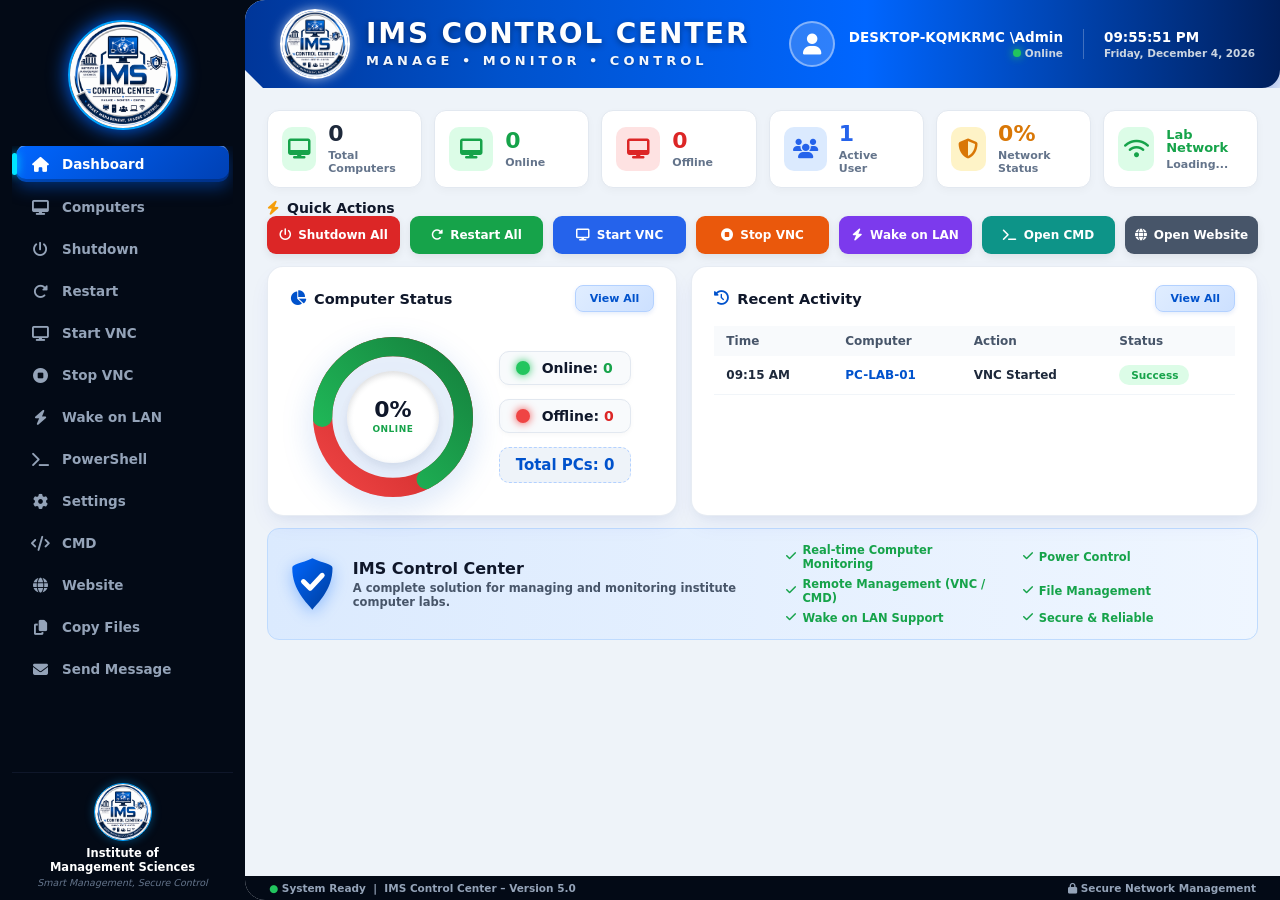
<file: index.html>
<!DOCTYPE html>
<html lang="en">
<head>
    <meta charset="UTF-8">
    <title>IMS Control Center</title>
    <!-- Font Awesome Icons -->
    <link rel="stylesheet" href="https://cdnjs.cloudflare.com/ajax/libs/font-awesome/6.4.0/css/all.min.css">
    <!-- External Modular CSS -->
    <link rel="stylesheet" href="static/css/style.css">
</head>
<body>

    <!-- SIDEBAR / LEFT PANEL -->
<div class="sidebar">
    <div class="logo-container">
        <img src="ims_logo.png" alt="IMS Logo" class="sidebar-logo-img">
    </div>
    
    <!-- Navigation Menu -->
    <div class="nav-menu">
        <div class="nav-item active" data-tab="dashboard"><i class="fa-solid fa-house"></i> Dashboard</div>
        <div class="nav-item" data-tab="computers"><i class="fa-solid fa-desktop"></i> Computers</div>
        <div class="nav-item" onclick="openShutdownModal()"><i class="fa-solid fa-power-off"></i> Shutdown</div>
        <div class="nav-item" onclick="openRestartModal()"><i class="fa-solid fa-rotate-right"></i> Restart</div>
        <div class="nav-item" onclick="openStartVncModal()"><i class="fa-solid fa-display"></i> Start VNC</div>
        <div class="nav-item" onclick="openStopVncModal()"><i class="fa-solid fa-circle-stop"></i> Stop VNC</div>
        <div class="nav-item" onclick="openWolModal()"><i class="fa-solid fa-bolt"></i> Wake on LAN</div>
        <div class="nav-item" onclick="openPowershellModal()"><i class="fa-solid fa-terminal"></i> PowerShell</div>
        <div class="nav-item" onclick="openSettingsModal()"><i class="fa-solid fa-gear"></i> Settings</div>
        <div class="nav-item" onclick="openCmdModal()"><i class="fa-solid fa-code"></i> CMD</div>
        <div class="nav-item" onclick="openWebsiteModal()"><i class="fa-solid fa-globe"></i> Website</div>
        <div class="nav-item" onclick="openCopyFilesModal()"><i class="fa-solid fa-copy"></i> Copy Files</div>
        <div class="nav-item" onclick="openSendMsgModal()"><i class="fa-solid fa-envelope"></i> Send Message</div>
    </div>

    <div class="sidebar-footer">
        <img src="ims_logo.png" alt="IMS Logo" class="logo-small">
        <h4>Institute of<br>Management Sciences</h4>
        <p>Smart Management, Secure Control</p>
    </div>
</div>

    <!-- MAIN WRAPPER -->
    <div class="main-wrapper">
        <!-- HEADER BANNER -->
        <div class="header-banner-container">
            <div class="header-banner">
                <div class="header-left">
                    <img src="ims_logo.png" alt="IMS Logo" class="header-logo-img">
                    <div class="header-titles">
                        <h1>IMS CONTROL CENTER</h1>
                        <p>MANAGE &bull; MONITOR &bull; CONTROL</p>
                    </div>
                </div>
                <div class="header-right">
                    <div class="user-avatar-circle"><i class="fa-solid fa-user"></i></div>
                    <div class="user-details">
                        <h3>DESKTOP-KQMKRMC \Admin</h3>
                        <p><span class="status-dot"></span>Online</p>
                    </div>
                    <div class="divider-line"></div>
                   <div class="user-details" style="text-align:left;">
    <h3 id="liveClock">09:18:42 AM</h3>
    <p id="liveDate">Tuesday, 04 August 2026</p> <!-- Yahan id="liveDate" add kar dein -->
</div>
                </div>
            </div>
        </div>

        <!-- CONTENT BODY -->
        <div class="content-body">

            <!-- DASHBOARD TAB VIEW -->
            <div id="view-dashboard" class="tab-view active-view">
                <!-- STATS ROW -->
                <div class="stats-row">
                    <div class="stat-card">
                        <div class="stat-icon" style="background:#dcfce7; color:#16a34a;"><i class="fa-solid fa-desktop"></i></div>
                        <div class="stat-info"><h2 id="totalComputers">0</h2><p>Total Computers</p></div>
                    </div>
                    <div class="stat-card">
                        <div class="stat-icon" style="background:#dcfce7; color:#16a34a;"><i class="fa-solid fa-desktop"></i></div>
                        <div class="stat-info"><h2 id="onlineComputers" style="color:#16a34a">0</h2><p>Online</p></div>
                    </div>
                    <div class="stat-card">
                        <div class="stat-icon" style="background:#fee2e2; color:#dc2626;"><i class="fa-solid fa-desktop"></i></div>
                        <div class="stat-info"><h2 id="offlineComputers" style="color:#dc2626">0</h2><p>Offline</p></div>
                    </div>
                    <div class="stat-card">
                        <div class="stat-icon" style="background:#dbeafe; color:#2563eb;"><i class="fa-solid fa-users"></i></div>
                        <div class="stat-info"><h2 style="color:#2563eb">1</h2><p>Active User</p></div>
                    </div>
                    <div class="stat-card">
                        <div class="stat-icon" style="background:#fef3c7; color:#d97706;"><i class="fa-solid fa-shield-halved"></i></div>
                        <div class="stat-info"><h2 id="networkPercentage" style="color:#d97706">0%</h2><p>Network Status</p></div>
                    </div>
                    <div class="stat-card">
                        <div class="stat-icon" style="background:#dcfce7; color:#16a34a;"><i class="fa-solid fa-wifi"></i></div>
                        <div class="stat-info"><h2 style="font-size:13px; color:#16a34a">Lab Network</h2><p id="labNetwork">Loading...</p></div>
                    </div>
                </div>

                <!-- QUICK ACTIONS -->
                <div class="section-title" style="margin-top:12px;"><i class="fa-solid fa-bolt" style="color:#f59e0b;"></i> Quick Actions</div>
               <div class="actions-row">
    <button class="action-btn" style="background:#dc2626;" onclick="openShutdownModal()"><i class="fa-solid fa-power-off"></i> Shutdown All</button>
    <button class="action-btn" style="background:#16a34a;" onclick="openRestartModal()"><i class="fa-solid fa-rotate-right"></i> Restart All</button>
    <button class="action-btn" style="background:#2563eb;" onclick="openStartVncModal()"><i class="fa-solid fa-display"></i> Start VNC</button>
    <button class="action-btn" style="background:#ea580c;" onclick="openStopVncModal()"><i class="fa-solid fa-circle-stop"></i> Stop VNC</button>
    <button class="action-btn" style="background:#7c3aed;" onclick="openWolModal()"><i class="fa-solid fa-bolt"></i> Wake on LAN</button>
    <button class="action-btn" style="background:#0d9488;" onclick="openCmdModal()"><i class="fa-solid fa-terminal"></i> Open CMD</button>
    <button class="action-btn" style="background:#475569;" onclick="openWebsiteModal()"><i class="fa-solid fa-globe"></i> Open Website</button>
</div>

                <!-- MIDDLE DASHBOARD -->
                <div class="dashboard-mid" style="margin-top:12px;">
                    <!-- 3D COMPUTER STATUS BOX -->
                    <div class="card-box">
                        <div class="box-header">
                            <h3><i class="fa-solid fa-chart-pie" style="color:#0052cc;"></i> Computer Status</h3>
                            <button class="btn-view-all" onclick="openPCModal()">View All</button>
                        </div>
                        <div class="chart-container">
                            <div class="donut-wrapper">
                                <svg class="donut-chart" viewBox="0 0 36 36">
                                    <defs>
                                        <linearGradient id="green3D" x1="0%" y1="0%" x2="100%" y2="100%">
                                            <stop offset="0%" stop-color="#22c55e"/>
                                            <stop offset="100%" stop-color="#15803d"/>
                                        </linearGradient>
                                        <linearGradient id="red3D" x1="0%" y1="0%" x2="100%" y2="100%">
                                            <stop offset="0%" stop-color="#ef4444"/>
                                            <stop offset="100%" stop-color="#b91c1c"/>
                                        </linearGradient>
                                    </defs>
                                    <path d="M18 2.0845 a 15.9155 15.9155 0 0 1 0 31.831 a 15.9155 15.9155 0 0 1 0 -31.831" fill="none" stroke="url(#red3D)" stroke-width="4.5"/>
                                    <path d="M18 2.0845 a 15.9155 15.9155 0 0 1 0 31.831 a 15.9155 15.9155 0 0 1 0 -31.831" fill="none" stroke="url(#green3D)" stroke-width="4.5" stroke-dasharray="67, 100" stroke-linecap="round"/>
                                </svg>
                                <div class="donut-center-3d">
                                    <span class="percentage" id="circlePercent">0%</span>
                                    <span class="sub-label">ONLINE</span>
                                </div>
                            </div>
                            <div class="legend-box">
                                <div class="legend-item-3d">
                                    <span class="legend-bullet-3d" style="background:#22c55e; color:#22c55e;"></span>
                                    <span>Online: <strong id="circleOnline" style="color:#16a34a;">0</strong></span>
                                </div>
                                <div class="legend-item-3d">
                                    <span class="legend-bullet-3d" style="background:#ef4444; color:#ef4444;"></span>
                                    <span>Offline: <strong id="circleOffline" style="color:#dc2626;">0</strong></span>
                                </div>
                                <div class="total-badge-3d">
                                    Total PCs: <strong id="circleTotal">0</strong>
                                </div>
                            </div>
                        </div>
                    </div>

                   <!-- ACTIVITY TABLE -->
<div class="card-box">
    <div class="box-header">
        <h3><i class="fa-solid fa-clock-rotate-left" style="color:#0052cc;"></i> Recent Activity</h3>
        <button class="btn-view-all" onclick="openRecentActivityModal()">View All</button>
    </div>
    <div class="table-container">
        <table>
            <thead>
                <tr><th>Time</th><th>Computer</th><th>Action</th><th>Status</th></tr>
            </thead>
            <tbody id="recentActivityBody">
                <!-- Dynamic actions yahan load hongi -->
            </tbody>
        </table>
    </div>
</div>
                </div>

                <!-- BOTTOM SHIELD BANNER -->
                <div class="bottom-info-banner" style="margin-top:12px;">
                    <div class="banner-left">
                        <svg class="shield-svg-icon" viewBox="0 0 100 115" fill="none" xmlns="http://www.w3.org/2000/svg">
                            <defs>
                                <linearGradient id="shieldBg" x1="0%" y1="0%" x2="100%" y2="100%">
                                    <stop offset="0%" stop-color="#0066ff"/>
                                    <stop offset="100%" stop-color="#003d99"/>
                                </linearGradient>
                            </defs>
                            <path d="M50 0 C75 12, 95 12, 95 22 C95 72, 60 102, 50 115 C40 102, 5 72, 5 22 C5 12, 25 12, 50 0 Z" fill="url(#shieldBg)"/>
                            <path d="M30 52 L45 67 L72 38" fill="none" stroke="#ffffff" stroke-width="11" stroke-linecap="round" stroke-linejoin="round"/>
                        </svg>
                        <div class="banner-text">
                            <h3>IMS Control Center</h3>
                            <p>A complete solution for managing and monitoring institute computer labs.</p>
                        </div>
                    </div>
                    <div class="banner-features">
                        <span><i class="fa-solid fa-check"></i> Real-time Computer Monitoring</span>
                        <span><i class="fa-solid fa-check"></i> Power Control</span>
                        <span><i class="fa-solid fa-check"></i> Remote Management (VNC / CMD)</span>
                        <span><i class="fa-solid fa-check"></i> File Management</span>
                        <span><i class="fa-solid fa-check"></i> Wake on LAN Support</span>
                        <span><i class="fa-solid fa-check"></i> Secure & Reliable</span>
                    </div>
                </div>
            </div>

            <!-- COMPUTERS TAB VIEW -->
            <div id="view-computers" class="tab-view" style="display: none;">
                <div class="computers-header">
                    <h2><i class="fa-solid fa-desktop"></i> Lab Computers</h2>
                    <div class="header-controls">
                        <!-- Search Box -->
                        <div class="search-box">
                            <input type="text" id="pcSearchInput" placeholder="Search PC name or IP..." onkeyup="filterPCCards()">
                        </div>
                        <!-- View Selector Dropdown -->
                        <div class="view-toggle">
                            <select id="viewTypeSelect" onchange="togglePCView(this.value)">
                                <option value="grid">Grid View</option>
                                <option value="list">List View</option>
                            </select>
                        </div>
                    </div>
                </div>

                <!-- GRID VIEW CONTAINER -->
                <div class="pc-grid-container" id="pcGridContainer">
                    <!-- Dynamic Cards Load Here -->
                </div>

                <!-- LIST VIEW CONTAINER -->
                <div class="pc-list-container" id="pcListContainer" style="display: none;">
                    <table class="pc-custom-table">
                        <thead>
                            <tr>
                                <th>Computer Name</th>
                                <th>IP Address</th>
                                <th>Status</th>
                                <th>Actions</th>
                            </tr>
                        </thead>
                        <tbody id="pcListTableBody">
                            <!-- Dynamic Rows Load Here -->
                        </tbody>
                    </table>
                </div>
            </div>

        </div>

        <!-- FOOTER BAR -->
        <div class="system-footer">
            <div><span style="color:#22c55e">●</span> System Ready &nbsp;|&nbsp; IMS Control Center – Version 5.0</div>
            <div><i class="fa-solid fa-lock"></i> Secure Network Management</div>
        </div>
    </div>


    <!-- COMPUTER LIST MODAL POPUP -->
    <div id="pcModal" class="modal-overlay">
        <div class="modal-card">
            <div class="modal-header">
                <h3><i class="fa-solid fa-desktop"></i> All Lab Computers List</h3>
                <span class="close-btn" onclick="closePCModal()">&times;</span>
            </div>
            <div class="modal-body">
                <table class="pc-table">
                    <thead>
                        <tr>
                            <th>PC Name</th>
                            <th>IP Address</th>
                            <th>Status</th>
                        </tr>
                    </thead>
                    <tbody id="modalPcTableBody">
                        <!-- Dynamic list rendering -->
                    </tbody>
                </table>
            </div>
        </div>
    </div>

    <!-- ADVANCED SHUTDOWN MANAGEMENT MODAL -->
    <div id="shutdownModal" class="modal-overlay">
        <div class="modal-card" style="max-width: 600px; width: 95%;">
            <div class="modal-header" style="background: linear-gradient(135deg, #dc2626 0%, #991b1b 100%);">
                <h3><i class="fa-solid fa-power-off"></i> Advanced Shutdown Management</h3>
                <span class="close-btn" onclick="closeShutdownModal()">&times;</span>
            </div>
            <div class="modal-body" style="max-height: 75vh; overflow-y: auto;">
                <div style="margin-bottom: 15px;">
                    <label style="font-weight: 700; font-size: 13px; color: #1e293b; display: block; margin-bottom: 6px;">Target Scope:</label>
                    <div style="display: flex; gap: 15px; font-size: 13px; font-weight: 600; color: #475569;">
                        <label><input type="radio" name="shutdownScope" value="all" onclick="toggleShutdownScope('all')" checked> All PCs</label>
                        <label><input type="radio" name="shutdownScope" value="single" onclick="toggleShutdownScope('single')"> Single PC / IP</label>
                        <label><input type="radio" name="shutdownScope" value="selected" onclick="toggleShutdownScope('selected')"> Selected PCs Only</label>
                    </div>
                </div>

                <div id="shutdownSingleContainer" style="margin-bottom: 15px; display: none;">
                    <label style="font-weight: 700; font-size: 13px; color: #1e293b; display: block; margin-bottom: 6px;">Computer Name or IP:</label>
                    <input type="text" id="shutdownTargetInput" placeholder="e.g. PC-LAB-01 or 192.168.1.50" style="width: 100%; padding: 8px 12px; border-radius: 8px; border: 1px solid #cbd5e1; outline: none; font-size: 13px;">
                </div>

                <div id="shutdownSelectedContainer" style="margin-bottom: 15px; display: none; border: 1px solid #cbd5e1; border-radius: 8px; padding: 10px; background: #f8fafc;">
                    <label style="font-weight: 700; font-size: 13px; color: #1e293b; display: block; margin-bottom: 8px;">Select Target Computers:</label>
                    <div id="shutdownPCListCheckboxes" style="max-height: 150px; overflow-y: auto; display: flex; flex-direction: column; gap: 6px;"></div>
                </div>

                <div style="display: flex; gap: 15px; margin-bottom: 15px;">
                    <div style="flex: 1;">
                        <label style="font-weight: 700; font-size: 13px; color: #1e293b; display: block; margin-bottom: 6px;">Delay Time (Seconds):</label>
                        <input type="number" id="shutdownDelayInput" value="0" min="0" max="300" style="width: 100%; padding: 8px 12px; border-radius: 8px; border: 1px solid #cbd5e1; outline: none; font-size: 13px;">
                    </div>
                    <div style="flex: 1; display: flex; align-items: flex-end;">
                        <label style="font-size: 13px; font-weight: 700; color: #dc2626; display: flex; align-items: center; gap: 8px; cursor: pointer; padding-bottom: 8px;">
                            <input type="checkbox" id="shutdownForceCheck" checked style="width: 16px; height: 16px;"> Force close apps
                        </label>
                    </div>
                </div>

                <button onclick="executeAdvancedShutdown()" style="width: 100%; background: #dc2626; color: white; border: none; padding: 10px; border-radius: 8px; font-weight: 700; font-size: 14px; cursor: pointer;">
                    <i class="fa-solid fa-power-off"></i> Execute Shutdown Command
                </button>
                <div id="shutdownResponseMsg" style="font-size: 12px; font-weight: 700; margin-top: 12px; text-align: center;"></div>
            </div>
        </div>
    </div>

    <!-- ADVANCED RESTART MANAGEMENT MODAL -->
    <div id="restartModal" class="modal-overlay">
        <div class="modal-card" style="max-width: 600px; width: 95%;">
            <div class="modal-header" style="background: linear-gradient(135deg, #16a34a 0%, #15803d 100%);">
                <h3><i class="fa-solid fa-rotate-right"></i> Advanced Restart Management</h3>
                <span class="close-btn" onclick="closeRestartModal()">&times;</span>
            </div>
            <div class="modal-body" style="max-height: 75vh; overflow-y: auto;">
                <div style="margin-bottom: 15px;">
                    <label style="font-weight: 700; font-size: 13px; color: #1e293b; display: block; margin-bottom: 6px;">Target Scope:</label>
                    <div style="display: flex; gap: 15px; font-size: 13px; font-weight: 600; color: #475569;">
                        <label><input type="radio" name="restartScope" value="all" onclick="toggleRestartScope('all')" checked> All PCs</label>
                        <label><input type="radio" name="restartScope" value="single" onclick="toggleRestartScope('single')"> Single PC / IP</label>
                        <label><input type="radio" name="restartScope" value="selected" onclick="toggleRestartScope('selected')"> Selected PCs Only</label>
                    </div>
                </div>

                <div id="restartSingleContainer" style="margin-bottom: 15px; display: none;">
                    <label style="font-weight: 700; font-size: 13px; color: #1e293b; display: block; margin-bottom: 6px;">Computer Name or IP:</label>
                    <input type="text" id="restartTargetInput" placeholder="e.g. PC-LAB-01 or 192.168.1.50" style="width: 100%; padding: 8px 12px; border-radius: 8px; border: 1px solid #cbd5e1; outline: none; font-size: 13px;">
                </div>

                <div id="restartSelectedContainer" style="margin-bottom: 15px; display: none; border: 1px solid #cbd5e1; border-radius: 8px; padding: 10px; background: #f8fafc;">
                    <label style="font-weight: 700; font-size: 13px; color: #1e293b; display: block; margin-bottom: 8px;">Select Target Computers:</label>
                    <div id="restartPCListCheckboxes" style="max-height: 150px; overflow-y: auto; display: flex; flex-direction: column; gap: 6px;"></div>
                </div>

                <div style="display: flex; gap: 15px; margin-bottom: 15px;">
                    <div style="flex: 1;">
                        <label style="font-weight: 700; font-size: 13px; color: #1e293b; display: block; margin-bottom: 6px;">Delay Time (Seconds):</label>
                        <input type="number" id="restartDelayInput" value="0" min="0" max="300" style="width: 100%; padding: 8px 12px; border-radius: 8px; border: 1px solid #cbd5e1; outline: none; font-size: 13px;">
                    </div>
                    <div style="flex: 1; display: flex; align-items: flex-end;">
                        <label style="font-size: 13px; font-weight: 700; color: #16a34a; display: flex; align-items: center; gap: 8px; cursor: pointer; padding-bottom: 8px;">
                            <input type="checkbox" id="restartForceCheck" checked style="width: 16px; height: 16px;"> Force close apps
                        </label>
                    </div>
                </div>

                <button onclick="executeAdvancedRestart()" style="width: 100%; background: #16a34a; color: white; border: none; padding: 10px; border-radius: 8px; font-weight: 700; font-size: 14px; cursor: pointer;">
                    <i class="fa-solid fa-rotate-right"></i> Execute Restart Command
                </button>
                <div id="restartResponseMsg" style="font-size: 12px; font-weight: 700; margin-top: 12px; text-align: center;"></div>
            </div>
        </div>
    </div>
<!-- ADVANCED START VNC MANAGEMENT MODAL -->
<div id="startVncModal" class="modal-overlay">
    <div class="modal-card" style="max-width: 600px; width: 95%;">
        <div class="modal-header" style="background: linear-gradient(135deg, #2563eb 0%, #1d4ed8 100%);">
            <h3><i class="fa-solid fa-display"></i> Start VNC Server</h3>
            <span class="close-btn" onclick="closeStartVncModal()">&times;</span>
        </div>
        <div class="modal-body" style="max-height: 75vh; overflow-y: auto;">
            <div style="margin-bottom: 15px;">
                <label style="font-weight: 700; font-size: 13px; color: #1e293b; display: block; margin-bottom: 6px;">Target Scope:</label>
                <div style="display: flex; gap: 15px; font-size: 13px; font-weight: 600; color: #475569;">
                    <label><input type="radio" name="startVncScope" value="all" onclick="toggleStartVncScope('all')" checked> All PCs</label>
                    <label><input type="radio" name="startVncScope" value="single" onclick="toggleStartVncScope('single')"> Single PC / IP</label>
                    <label><input type="radio" name="startVncScope" value="selected" onclick="toggleStartVncScope('selected')"> Selected PCs Only</label>
                </div>
            </div>

            <div id="startVncSingleContainer" style="margin-bottom: 15px; display: none;">
                <label style="font-weight: 700; font-size: 13px; color: #1e293b; display: block; margin-bottom: 6px;">Computer Name or IP:</label>
                <input type="text" id="startVncTargetInput" placeholder="e.g. PC-LAB-01 or 192.168.1.50" style="width: 100%; padding: 8px 12px; border-radius: 8px; border: 1px solid #cbd5e1; outline: none; font-size: 13px;">
            </div>

            <div id="startVncSelectedContainer" style="margin-bottom: 15px; display: none; border: 1px solid #cbd5e1; border-radius: 8px; padding: 10px; background: #f8fafc;">
                <label style="font-weight: 700; font-size: 13px; color: #1e293b; display: block; margin-bottom: 8px;">Select Target Computers:</label>
                <div id="startVncPCListCheckboxes" style="max-height: 150px; overflow-y: auto; display: flex; flex-direction: column; gap: 6px;"></div>
            </div>

            <button onclick="executeStartVnc()" style="width: 100%; background: #2563eb; color: white; border: none; padding: 10px; border-radius: 8px; font-weight: 700; font-size: 14px; cursor: pointer;">
                <i class="fa-solid fa-display"></i> Execute Start VNC
            </button>
            <div id="startVncResponseMsg" style="font-size: 12px; font-weight: 700; margin-top: 12px; text-align: center;"></div>
        </div>
    </div>
</div>

<!-- ADVANCED STOP VNC MANAGEMENT MODAL -->
<div id="stopVncModal" class="modal-overlay">
    <div class="modal-card" style="max-width: 600px; width: 95%;">
        <div class="modal-header" style="background: linear-gradient(135deg, #ea580c 0%, #c2410c 100%);">
            <h3><i class="fa-solid fa-circle-stop"></i> Stop VNC Server</h3>
            <span class="close-btn" onclick="closeStopVncModal()">&times;</span>
        </div>
        <div class="modal-body" style="max-height: 75vh; overflow-y: auto;">
            <div style="margin-bottom: 15px;">
                <label style="font-weight: 700; font-size: 13px; color: #1e293b; display: block; margin-bottom: 6px;">Target Scope:</label>
                <div style="display: flex; gap: 15px; font-size: 13px; font-weight: 600; color: #475569;">
                    <label><input type="radio" name="stopVncScope" value="all" onclick="toggleStopVncScope('all')" checked> All PCs</label>
                    <label><input type="radio" name="stopVncScope" value="single" onclick="toggleStopVncScope('single')"> Single PC / IP</label>
                    <label><input type="radio" name="stopVncScope" value="selected" onclick="toggleStopVncScope('selected')"> Selected PCs Only</label>
                </div>
            </div>

            <div id="stopVncSingleContainer" style="margin-bottom: 15px; display: none;">
                <label style="font-weight: 700; font-size: 13px; color: #1e293b; display: block; margin-bottom: 6px;">Computer Name or IP:</label>
                <input type="text" id="stopVncTargetInput" placeholder="e.g. PC-LAB-01 or 192.168.1.50" style="width: 100%; padding: 8px 12px; border-radius: 8px; border: 1px solid #cbd5e1; outline: none; font-size: 13px;">
            </div>

            <div id="stopVncSelectedContainer" style="margin-bottom: 15px; display: none; border: 1px solid #cbd5e1; border-radius: 8px; padding: 10px; background: #f8fafc;">
                <label style="font-weight: 700; font-size: 13px; color: #1e293b; display: block; margin-bottom: 8px;">Select Target Computers:</label>
                <div id="stopVncPCListCheckboxes" style="max-height: 150px; overflow-y: auto; display: flex; flex-direction: column; gap: 6px;"></div>
            </div>

            <button onclick="executeStopVnc()" style="width: 100%; background: #ea580c; color: white; border: none; padding: 10px; border-radius: 8px; font-weight: 700; font-size: 14px; cursor: pointer;">
                <i class="fa-solid fa-circle-stop"></i> Execute Stop VNC
            </button>
            <div id="stopVncResponseMsg" style="font-size: 12px; font-weight: 700; margin-top: 12px; text-align: center;"></div>
        </div>
    </div>
</div>

<!-- ADVANCED WAKE ON LAN (WOL) MODAL -->
<div id="wolModal" class="modal-overlay">
    <div class="modal-card" style="max-width: 600px; width: 95%;">
        <div class="modal-header" style="background: linear-gradient(135deg, #7c3aed 0%, #6d28d9 100%);">
            <h3><i class="fa-solid fa-bolt"></i> Wake on LAN (WOL)</h3>
            <span class="close-btn" onclick="closeWolModal()">&times;</span>
        </div>
        <div class="modal-body" style="max-height: 75vh; overflow-y: auto;">
            <div style="margin-bottom: 15px;">
                <label style="font-weight: 700; font-size: 13px; color: #1e293b; display: block; margin-bottom: 6px;">Target Scope:</label>
                <div style="display: flex; gap: 15px; font-size: 13px; font-weight: 600; color: #475569;">
                    <label><input type="radio" name="wolScope" value="all" onclick="toggleWolScope('all')" checked> All PCs</label>
                    <label><input type="radio" name="wolScope" value="single" onclick="toggleWolScope('single')"> Single PC / MAC</label>
                    <label><input type="radio" name="wolScope" value="selected" onclick="toggleWolScope('selected')"> Selected PCs Only</label>
                </div>
            </div>

            <div id="wolSingleContainer" style="margin-bottom: 15px; display: none;">
                <label style="font-weight: 700; font-size: 13px; color: #1e293b; display: block; margin-bottom: 6px;">MAC Address or PC Name:</label>
                <input type="text" id="wolTargetInput" placeholder="e.g. AA:BB:CC:DD:EE:FF or PC-LAB-01" style="width: 100%; padding: 8px 12px; border-radius: 8px; border: 1px solid #cbd5e1; outline: none; font-size: 13px;">
            </div>

            <div id="wolSelectedContainer" style="margin-bottom: 15px; display: none; border: 1px solid #cbd5e1; border-radius: 8px; padding: 10px; background: #f8fafc;">
                <label style="font-weight: 700; font-size: 13px; color: #1e293b; display: block; margin-bottom: 8px;">Select Target Computers:</label>
                <div id="wolPCListCheckboxes" style="max-height: 150px; overflow-y: auto; display: flex; flex-direction: column; gap: 6px;"></div>
            </div>

            <button onclick="executeWol()" style="width: 100%; background: #7c3aed; color: white; border: none; padding: 10px; border-radius: 8px; font-weight: 700; font-size: 14px; cursor: pointer;">
                <i class="fa-solid fa-bolt"></i> Send Magic Packet (WOL)
            </button>
            <div id="wolResponseMsg" style="font-size: 12px; font-weight: 700; margin-top: 12px; text-align: center;"></div>
        </div>
    </div>
</div>
<!-- POWERSELL MODAL -->
<div id="powershellModal" class="modal-overlay">
    <div class="modal-card" style="max-width: 600px; width: 95%;">
        <div class="modal-header" style="background: linear-gradient(135deg, #0f172a 0%, #334155 100%);">
            <h3><i class="fa-solid fa-terminal"></i> Remote PowerShell Execution</h3>
            <span class="close-btn" onclick="closePowershellModal()">&times;</span>
        </div>
        <div class="modal-body" style="max-height: 75vh; overflow-y: auto;">
            <div style="margin-bottom: 15px;">
                <label style="font-weight: 700; font-size: 13px; color: #1e293b; display: block; margin-bottom: 6px;">Target Scope:</label>
                <div style="display: flex; gap: 15px; font-size: 13px; font-weight: 600; color: #475569;">
                    <label><input type="radio" name="psScope" value="all" onclick="togglePsScope('all')" checked> All PCs</label>
                    <label><input type="radio" name="psScope" value="single" onclick="togglePsScope('single')"> Single PC</label>
                    <label><input type="radio" name="psScope" value="selected" onclick="togglePsScope('selected')"> Selected PCs</label>
                </div>
            </div>
            <div id="psSingleContainer" style="margin-bottom: 15px; display: none;">
                <label style="font-weight: 700; font-size: 13px; color: #1e293b; display: block; margin-bottom: 6px;">Computer Name:</label>
                <input type="text" id="psTargetInput" placeholder="e.g. PC-LAB-01" style="width: 100%; padding: 8px 12px; border-radius: 8px; border: 1px solid #cbd5e1; outline: none; font-size: 13px;">
            </div>
            <div id="psSelectedContainer" style="margin-bottom: 15px; display: none; border: 1px solid #cbd5e1; border-radius: 8px; padding: 10px; background: #f8fafc;">
                <label style="font-weight: 700; font-size: 13px; color: #1e293b; display: block; margin-bottom: 8px;">Select Target Computers:</label>
                <div id="psPCListCheckboxes" style="max-height: 120px; overflow-y: auto; display: flex; flex-direction: column; gap: 6px;"></div>
            </div>
            <div style="margin-bottom: 15px;">
                <label style="font-weight: 700; font-size: 13px; color: #1e293b; display: block; margin-bottom: 6px;">PowerShell Command:</label>
                <textarea id="psCommandInput" rows="3" placeholder="Enter script or command..." style="width: 100%; padding: 8px 12px; border-radius: 8px; border: 1px solid #cbd5e1; outline: none; font-size: 13px;"></textarea>
            </div>
            <button onclick="executePowershell()" style="width: 100%; background: #0f172a; color: white; border: none; padding: 10px; border-radius: 8px; font-weight: 700; font-size: 14px; cursor: pointer;">Execute PowerShell</button>
            <div id="psResponseMsg" style="font-size: 12px; font-weight: 700; margin-top: 10px; text-align: center;"></div>
        </div>
    </div>
</div>

<!-- CMD MODAL -->
<div id="cmdModal" class="modal-overlay">
    <div class="modal-card" style="max-width: 600px; width: 95%;">
        <div class="modal-header" style="background: linear-gradient(135deg, #0d9488 0%, #0f766e 100%);">
            <h3><i class="fa-solid fa-code"></i> Remote CMD Execution</h3>
            <span class="close-btn" onclick="closeCmdModal()">&times;</span>
        </div>
        <div class="modal-body" style="max-height: 75vh; overflow-y: auto;">
            <div style="margin-bottom: 15px;">
                <label style="font-weight: 700; font-size: 13px; color: #1e293b; display: block; margin-bottom: 6px;">Target Scope:</label>
                <div style="display: flex; gap: 15px; font-size: 13px; font-weight: 600; color: #475569;">
                    <label><input type="radio" name="cmdScope" value="all" onclick="toggleCmdScope('all')" checked> All PCs</label>
                    <label><input type="radio" name="cmdScope" value="single" onclick="toggleCmdScope('single')"> Single PC</label>
                    <label><input type="radio" name="cmdScope" value="selected" onclick="toggleCmdScope('selected')"> Selected PCs</label>
                </div>
            </div>
            <div id="cmdSingleContainer" style="margin-bottom: 15px; display: none;">
                <label style="font-weight: 700; font-size: 13px; color: #1e293b; display: block; margin-bottom: 6px;">Computer Name / IP:</label>
                <input type="text" id="cmdTargetInput" placeholder="e.g. GPULAB-pc01.ims.edu.pk" style="width: 100%; padding: 8px 12px; border-radius: 8px; border: 1px solid #cbd5e1; outline: none; font-size: 13px;">
            </div>
            <div id="cmdSelectedContainer" style="margin-bottom:15px; display:none; border:1px solid #cbd5e1; border-radius:8px; padding:10px; background:#f8fafc;">
                <label style="font-weight:700; font-size:13px; color:#1e293b; display:block; margin-bottom:8px;">Select Target Computers:</label>
                <div id="cmdPCListCheckboxes" style="max-height:150px; overflow-y:auto; display:flex; flex-direction:column; gap:6px;"></div>
            </div>
            <div style="margin-bottom: 15px;">
                <label style="font-weight: 700; font-size: 13px; color: #1e293b; display: block; margin-bottom: 6px;">CMD Command:</label>
                <input type="text" id="cmdCommandInput" placeholder="e.g. ipconfig /all" style="width: 100%; padding: 8px 12px; border-radius: 8px; border: 1px solid #cbd5e1; outline: none; font-size: 13px;">
            </div>
            <button onclick="executeCmd()" style="width: 100%; background: #0d9488; color: white; border: none; padding: 10px; border-radius: 8px; font-weight: 700; font-size: 14px; cursor: pointer;">Execute CMD</button>
            <div id="cmdResponseMsg" style="font-size: 12px; font-weight: 700; margin-top: 10px; text-align: center;"></div>
        </div>
    </div>
</div>

<!-- WEBSITE MODAL -->
<div id="websiteModal" class="modal-overlay">
    <div class="modal-card" style="max-width: 600px; width: 95%;">
        <div class="modal-header" style="background: linear-gradient(135deg, #475569 0%, #334155 100%);">
            <h3><i class="fa-solid fa-globe"></i> Open Website on Remote PCs</h3>
            <span class="close-btn" onclick="closeWebsiteModal()">&times;</span>
        </div>
        <div class="modal-body" style="max-height: 75vh; overflow-y: auto;">
            <div style="margin-bottom: 15px;">
                <label style="font-weight:700; font-size:13px; color:#1e293b; display:block; margin-bottom:6px;">Target Scope:</label>
                <div style="display:flex; gap:15px; font-size:13px; font-weight:600; color:#475569;">
                    <label><input type="radio" name="websiteScope" value="all" onclick="toggleWebsiteScope('all')" checked> All PCs</label>
                    <label><input type="radio" name="websiteScope" value="single" onclick="toggleWebsiteScope('single')"> Single PC</label>
                    <label><input type="radio" name="websiteScope" value="selected" onclick="toggleWebsiteScope('selected')"> Selected PCs</label>
                </div>
            </div>
            <div id="websiteSingleContainer" style="margin-bottom:15px; display:none;">
                <label style="font-weight:700; font-size:13px; color:#1e293b; display:block; margin-bottom:6px;">Computer Name / IP:</label>
                <input type="text" id="websiteTargetInput" placeholder="GPULAB-pc01.ims.edu.pk" style="width:100%; padding:8px 12px; border-radius:8px; border:1px solid #cbd5e1; outline:none; font-size:13px;">
            </div>
            <div id="websiteSelectedContainer" style="margin-bottom:15px; display:none; border:1px solid #cbd5e1; border-radius:8px; padding:10px; background:#f8fafc;">
                <label style="font-weight:700; font-size:13px; color:#1e293b; display:block; margin-bottom:8px;">Select Target Computers:</label>
                <div id="websitePCListCheckboxes" style="max-height:150px; overflow-y:auto; display:flex; flex-direction:column; gap:6px;"></div>
            </div>
            <div style="margin-bottom:15px;">
                <label style="font-weight:700; font-size:13px; color:#1e293b; display:block; margin-bottom:6px;">Website URL:</label>
                <input type="text" id="websiteUrlInput" placeholder="https://ims.edu.pk" style="width:100%; padding:8px 12px; border-radius:8px; border:1px solid #cbd5e1; outline:none; font-size:13px;">
            </div>
            <button onclick="executeOpenWebsite()" style="width:100%; background:#475569; color:white; border:none; padding:10px; border-radius:8px; font-weight:700; font-size:14px; cursor:pointer;">Launch Website</button>
            <div id="websiteResponseMsg" style="font-size:12px; font-weight:700; margin-top:10px; text-align:center;"></div>
        </div>
    </div>
</div>

<!-- COPY FILES MODAL -->

<div id="copyFilesModal" class="modal-overlay">
    <div class="modal-card" style="max-width: 600px; width: 95%;">
        <div class="modal-header" style="background: linear-gradient(135deg, #2563eb 0%, #1e40af 100%);">
            <h3><i class="fa-solid fa-copy"></i> Copy Files to Lab PCs</h3>
            <span class="close-btn" onclick="closeCopyFilesModal()">&times;</span>
        </div>
        <div class="modal-body" style="max-height:75vh; overflow-y:auto;">
            <div style="margin-bottom:15px;">
                <label style="font-weight:700; font-size:13px; color:#1e293b; display:block; margin-bottom:6px;">Target Scope:</label>
                <div style="display:flex; gap:15px; font-size:13px; font-weight:600; color:#475569;">
                    <label><input type="radio" name="copyScope" value="all" onclick="toggleCopyScope('all')" checked> All PCs</label>
                    <label><input type="radio" name="copyScope" value="single" onclick="toggleCopyScope('single')"> Single PC</label>
                    <label><input type="radio" name="copyScope" value="selected" onclick="toggleCopyScope('selected')"> Selected PCs</label>
                </div>
            </div>
            <div id="copySingleContainer" style="margin-bottom:15px; display:none;">
                <label style="font-weight:700; font-size:13px; color:#1e293b; display:block; margin-bottom:6px;">Computer Name / IP:</label>
                <input type="text" id="copyTargetInput" placeholder="GPULAB-pc01.ims.edu.pk" style="width:100%; padding:8px 12px; border-radius:8px; border:1px solid #cbd5e1; outline:none; font-size:13px;">
            </div>
            <div id="copySelectedContainer" style="margin-bottom:15px; display:none; border:1px solid #cbd5e1; border-radius:8px; padding:10px; background:#f8fafc;">
                <label style="font-weight:700; font-size:13px; color:#1e293b; display:block; margin-bottom:8px;">Select Target Computers:</label>
                <div id="copyPCListCheckboxes" style="max-height:150px; overflow-y:auto; display:flex; flex-direction:column; gap:6px;"></div>
            </div>
            <div style="margin-bottom:12px;">
                <label style="font-weight:700; font-size:13px; color:#1e293b; display:block; margin-bottom:6px;">Source File Path (Local):</label>
                <input type="text" id="sourcePathInput" placeholder="C:\path\to\file.txt" style="width:100%; padding:8px 12px; border-radius:8px; border:1px solid #cbd5e1; outline:none; font-size:13px;">
            </div>
            <div style="margin-bottom:15px;">
                <label style="font-weight:700; font-size:13px; color:#1e293b; display:block; margin-bottom:6px;">Destination Path (Remote):</label>
                <input type="text" id="destPathInput" placeholder="C:\Users\Public\Desktop" style="width:100%; padding:8px 12px; border-radius:8px; border:1px solid #cbd5e1; outline:none; font-size:13px;">
            </div>
            <button onclick="executeCopyFiles()" style="width:100%; background:#2563eb; color:white; border:none; padding:10px; border-radius:8px; font-weight:700; font-size:14px; cursor:pointer;">Copy Files</button>
            <div id="copyFilesResponseMsg" style="font-size:12px; font-weight:700; margin-top:10px; text-align:center;"></div>
        </div>
    </div>
</div>

<!-- SEND MESSAGE MODAL -->

<div id="sendMsgModal" class="modal-overlay">
    <div class="modal-card" style="max-width: 600px; width: 95%;">
        <div class="modal-header" style="background: linear-gradient(135deg, #0284c7 0%, #0369a1 100%);">
            <h3><i class="fa-solid fa-envelope"></i> Send Message to Lab PCs</h3>
            <span class="close-btn" onclick="closeSendMsgModal()">&times;</span>
        </div>
        <div class="modal-body" style="max-height:75vh; overflow-y:auto;">
            <div style="margin-bottom:15px;">
                <label style="font-weight:700; font-size:13px; color:#1e293b; display:block; margin-bottom:6px;">Target Scope:</label>
                <div style="display:flex; gap:15px; font-size:13px; font-weight:600; color:#475569;">
                    <label><input type="radio" name="msgScope" value="all" onclick="toggleMsgScope('all')" checked> All PCs</label>
                    <label><input type="radio" name="msgScope" value="single" onclick="toggleMsgScope('single')"> Single PC</label>
                    <label><input type="radio" name="msgScope" value="selected" onclick="toggleMsgScope('selected')"> Selected PCs</label>
                </div>
            </div>
            <div id="msgSingleContainer" style="margin-bottom:15px; display:none;">
                <label style="font-weight:700; font-size:13px; color:#1e293b; display:block; margin-bottom:6px;">Computer Name / IP:</label>
                <input type="text" id="msgTargetInput" placeholder="GPULAB-pc01.ims.edu.pk" style="width:100%; padding:8px 12px; border-radius:8px; border:1px solid #cbd5e1; outline:none; font-size:13px;">
            </div>
            <div id="msgSelectedContainer" style="margin-bottom:15px; display:none; border:1px solid #cbd5e1; border-radius:8px; padding:10px; background:#f8fafc;">
                <label style="font-weight:700; font-size:13px; color:#1e293b; display:block; margin-bottom:8px;">Select Target Computers:</label>
                <div id="msgPCListCheckboxes" style="max-height:150px; overflow-y:auto; display:flex; flex-direction:column; gap:6px;"></div>
            </div>
            <div style="margin-bottom:15px;">
                <label style="font-weight:700; font-size:13px; color:#1e293b; display:block; margin-bottom:6px;">Message Text:</label>
                <textarea id="broadcastMsgInput" rows="4" placeholder="Type your message here..." style="width:100%; padding:8px 12px; border-radius:8px; border:1px solid #cbd5e1; outline:none; font-size:13px;"></textarea>
            </div>
            <button onclick="executeSendMsg()" style="width:100%; background:#0284c7; color:white; border:none; padding:10px; border-radius:8px; font-weight:700; font-size:14px; cursor:pointer;">Send Message</button>
            <div id="sendMsgResponseMsg" style="font-size:12px; font-weight:700; margin-top:10px; text-align:center;"></div>
        </div>
    </div>
</div>

<!-- SETTINGS MODAL -->

<div id="settingsModal" class="modal-overlay">
    <div class="modal-card" style="max-width: 500px; width: 95%;">
        <div class="modal-header" style="background: linear-gradient(135deg, #334155 0%, #1e293b 100%);">
            <h3><i class="fa-solid fa-gear"></i> System Settings</h3>
            <span class="close-btn" onclick="closeSettingsModal()">&times;</span>
        </div>
        <div class="modal-body">
            <p style="font-size: 13px; color: #475569; margin-bottom: 15px;">Configure lab network configuration, default timeout, and admin privileges.</p>
            <button onclick="closeSettingsModal()" style="width: 100%; background: #334155; color: white; border: none; padding: 10px; border-radius: 8px; font-weight: 700; font-size: 14px; cursor: pointer;">Save Settings</button>
        </div>
    </div>
</div>
<!-- RECENT ACTIVITY MODAL -->
<div id="recentActivityModal" class="modal-overlay">
    <div class="modal-card" style="max-width: 650px; width: 95%;">
        <div class="modal-header" style="background: linear-gradient(135deg, #0052cc 0%, #003d99 100%);">
            <h3><i class="fa-solid fa-clock-rotate-left"></i> All Recent Activities</h3>
            <span class="close-btn" onclick="closeRecentActivityModal()">&times;</span>
        </div>
        <div class="modal-body" style="max-height: 75vh; overflow-y: auto;">
            <table class="pc-table">
                <thead>
                    <tr><th>Time</th><th>Computer</th><th>Action</th><th>Status</th></tr>
                </thead>
                <tbody id="allActivityModalBody">
                    <!-- All activities list -->
                </tbody>
            </table>
        </div>
    </div>
</div>
    <!-- External Modular JS Files -->
    <script src="static/js/navigation.js"></script>
    <script src="static/js/main.js"></script>
<script>
    function updateDateTime() {
        const now = new Date();
        
        // --- 1. Live Time Update ---
        let hours = now.getHours();
        const minutes = String(now.getMinutes()).padStart(2, '0');
        const seconds = String(now.getSeconds()).padStart(2, '0');
        const ampm = hours >= 12 ? 'PM' : 'AM';
        
        hours = hours % 12;
        hours = hours ? hours : 12; 
        const formattedHours = String(hours).padStart(2, '0');
        
        const timeString = `${formattedHours}:${minutes}:${seconds} ${ampm}`;
        const clockElement = document.getElementById('liveClock');
        if (clockElement) {
            clockElement.innerText = timeString;
        }

        // --- 2. Live Date Update ---
        const options = { weekday: 'long', year: 'numeric', month: 'long', day: 'numeric' };
        const dateString = now.toLocaleDateString('en-US', options); // Format: Wednesday, August 5, 2026
        
        const dateElement = document.getElementById('liveDate');
        if (dateElement) {
            dateElement.innerText = dateString;
        }
    }

    // Har 1 second baad time aur date check karke update karega
    setInterval(updateDateTime, 1000);
    // Page load hote hi foran chalane ke liye
    updateDateTime();
</script>
</body>
</html>
</file>
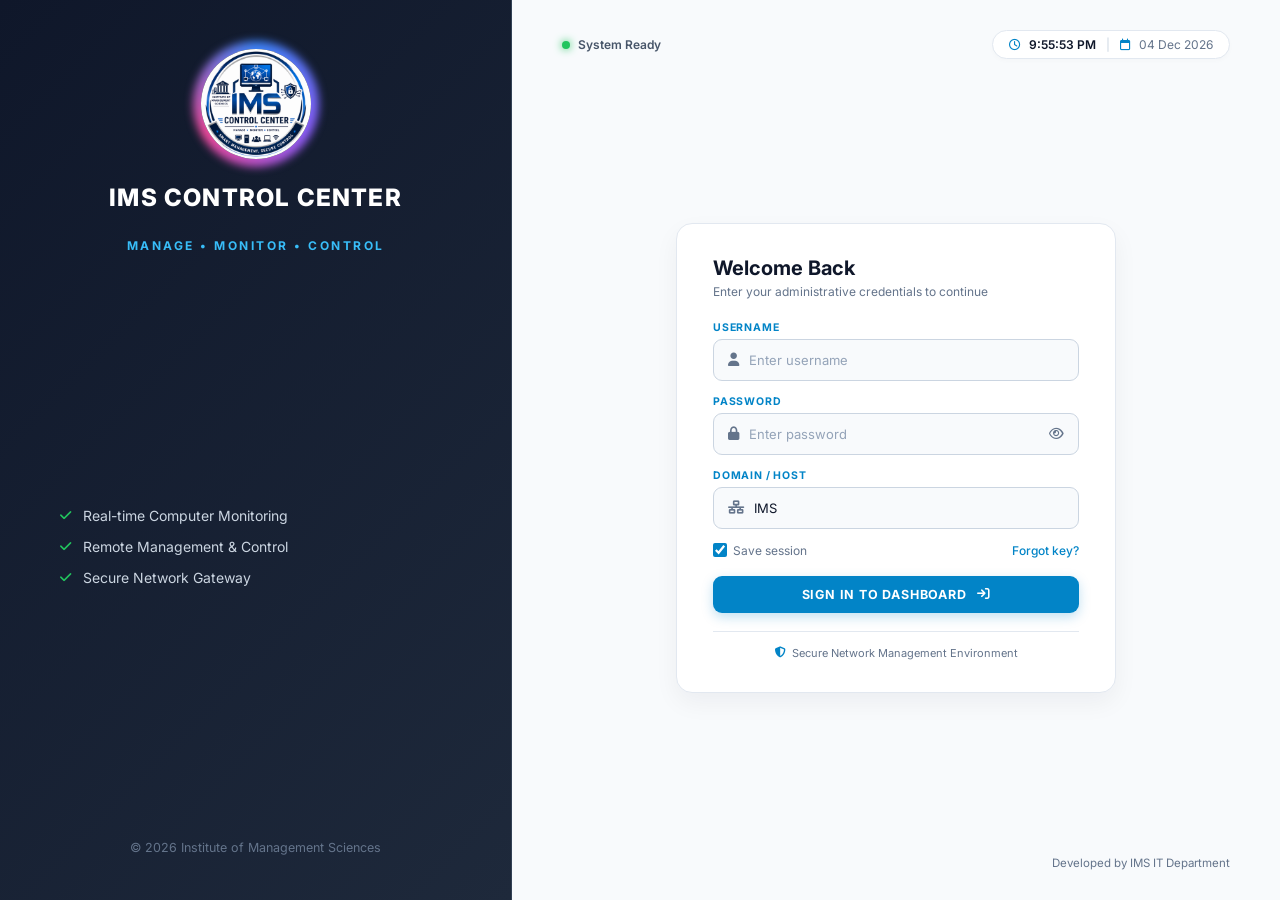
<file: login.html>
<!DOCTYPE html>
<html lang="en">
<head>
    <meta charset="UTF-8">
    <meta name="viewport" content="width=device-width, initial-scale=1.0">
    <title>IMS Control Center - Login</title>
    <link rel="stylesheet" href="https://cdnjs.cloudflare.com/ajax/libs/font-awesome/6.4.0/css/all.min.css">
    <link rel="stylesheet" href="static/css/login.css">
    <style>
        /* Rotating Glow Effect CSS */
        .rotating-glow-wrapper {
            position: relative;
            display: inline-block;
            border-radius: 50%;
            padding: 4px;
        }
        .rotating-glow-wrapper::before {
            content: '';
            position: absolute;
            top: -4px;
            left: -4px;
            right: -4px;
            bottom: -4px;
            border-radius: 50%;
            background: conic-gradient(from 0deg, #3b82f6, #8b5cf6, #ec4899, #3b82f6);
            z-index: 1;
            animation: rotateGlow 4s linear infinite;
            filter: blur(4px);
        }
        .rotating-glow-wrapper img {
            position: relative;
            z-index: 2;
        }
        @keyframes rotateGlow {
            0% { transform: rotate(0deg); }
            100% { transform: rotate(360deg); }
        }
    </style>
</head>
<body>

    <div class="login-wrapper-root">
        <!-- Left Branding / Info Panel (Logo Centered at Top) -->
        <div class="brand-side-panel">
            <div class="brand-top-header">
                <div class="rotating-glow-wrapper">
                    <img src="./ims_logo.png" alt="IMS Logo" style="width: 110px; height: 110px; border-radius: 50%; object-fit: contain; display: block; background: #0f172a;" onerror="this.style.display='none'; console.error('Logo image not found!');">
                </div>
                <h1>IMS CONTROL CENTER</h1>
                <p>MANAGE • MONITOR • CONTROL</p>
            </div>

            <div class="system-features-list">
                <span><i class="fa-solid fa-check"></i> Real-time Computer Monitoring</span>
                <span><i class="fa-solid fa-check"></i> Remote Management & Control</span>
                <span><i class="fa-solid fa-check"></i> Secure Network Gateway</span>
            </div>

            <div class="side-panel-footer">
                &copy; <span id="current-year">2026</span> Institute of Management Sciences
            </div>
        </div>

        <!-- Right Interactive Login Form Panel -->
        <div class="form-side-panel">
            <div class="top-status-header">
                <div class="sys-ready-tag"><span class="pulse-dot"></span> System Ready</div>
                <div class="live-clock-box">
                    <i class="fa-regular fa-clock"></i> <span id="live-time">--:--:-- --</span>
                    <span class="dot-sep">|</span>
                    <i class="fa-regular fa-calendar"></i> <span id="live-date">-- --- ----</span>
                </div>
            </div>

            <div class="login-card-container">
                <div class="card-header-text">
                    <h2>Welcome Back</h2>
                    <p>Enter your administrative credentials to continue</p>
                </div>

                <form onsubmit="handleLogin(event)" class="compact-login-form">
                    <div class="input-group">
                        <label>USERNAME</label>
                        <div class="field-box">
                            <i class="fa-solid fa-user"></i>
                            <input type="text" placeholder="Enter username" required autocomplete="off">
                        </div>
                    </div>

                    <div class="input-group">
                        <label>PASSWORD</label>
                        <div class="field-box">
                            <i class="fa-solid fa-lock"></i>
                            <input type="password" id="passwordField" placeholder="Enter password" required>
                            <i class="fa-regular fa-eye toggle-eye" onclick="togglePassword()"></i>
                        </div>
                    </div>

                    <div class="input-group">
                        <label>DOMAIN / HOST</label>
                        <div class="field-box">
                            <i class="fa-solid fa-network-wired"></i>
                            <input type="text" id="domainField" value="IMS" placeholder="IMS or IMS.edu.pk" required>
                        </div>
                    </div>

                    <div class="form-actions-row">
                        <label class="remember-box">
                            <input type="checkbox" checked> Save session
                        </label>
                        <a href="#" class="forgot-link">Forgot key?</a>
                    </div>

                    <button type="submit" class="login-submit-btn">
                        <span>SIGN IN TO DASHBOARD</span>
                        <i class="fa-solid fa-arrow-right-to-bracket"></i>
                    </button>
                </form>

                <div class="security-badge-footer">
                    <i class="fa-solid fa-shield-halved"></i> Secure Network Management Environment
                </div>
            </div>

            <div class="mobile-footer-note">
                Developed by IMS IT Department
            </div>
        </div>
    </div>

    <script>
        // Real-Time Clock & Date
        function updateClock() {
            const now = new Date();
            document.getElementById('live-time').innerText = now.toLocaleTimeString();
            const options = { day: '2-digit', month: 'short', year: 'numeric' };
            document.getElementById('live-date').innerText = now.toLocaleDateString('en-GB', options);
        }
        setInterval(updateClock, 1000);
        updateClock();

        // Dynamic Year
        document.getElementById('current-year').innerText = new Date().getFullYear();

        // Toggle Password
        function togglePassword() {
            const passField = document.getElementById('passwordField');
            passField.type = passField.type === 'password' ? 'text' : 'password';
        }

        // Login Handler with Credentials Check
   async function handleLogin(e) {
    e.preventDefault();

    const usernameInput = document.querySelector('input[type="text"]').value.trim();
    const passwordInput = document.getElementById('passwordField').value;
    const domainInput = document.getElementById('domainField').value.trim() || 'IMS';

    try {
        const isAuthenticated =
            await window.pywebview.api.verify_windows_login(
                usernameInput,
                passwordInput,
                domainInput
            );

        // Never save the password in localStorage/sessionStorage.
        if (isAuthenticated) {
            localStorage.setItem("loginSuccess", "true");
            window.location.href = "index.html";
        } else {
            localStorage.setItem("loginSuccess", "false");
            alert("Invalid domain credentials or access denied.");
        }
    } catch (error) {
        console.error("Login error:", error);
        alert("Authentication failed. Please check the username, password and domain.");
    }
}
    </script>
</body>
</html>
</file>
<file: static/css/style.css>
* { 
    box-sizing: border-box; 
    margin: 0; 
    padding: 0; 
    font-family: 'Segoe UI', system-ui, -apple-system, sans-serif; 
    user-select: none; 
}

body { 
    display: flex; 
    height: 100vh; 
    background-color: #030a16; 
    color: #1e293b; 
    overflow: hidden; 
}

/* SIDEBAR STYLING */
.sidebar { 
    width: 245px; 
    background-color: #030a16; 
    display: flex; 
    flex-direction: column; 
    padding: 12px; 
    color: #fff; 
    z-index: 10; 
}

.logo-container { 
    text-align: center; 
    padding: 8px 0 16px 0; 
    display: flex; 
    justify-content: center; 
}

.sidebar-logo-img { 
    width: 110px; 
    height: 110px; 
    border-radius: 50%; 
    object-fit: cover; 
    border: 2.5px solid #00a2ff;
    box-shadow: 0 0 20px #0066ff, inset 0 0 15px rgba(255, 255, 255, 0.4); 
}

.nav-menu { 
    display: flex; 
    flex-direction: column; 
    gap: 6px; 
    flex: 1; 
    overflow-y: auto; 
    padding: 0 4px; 
}

.nav-item { 
    display: flex; 
    align-items: center; 
    gap: 12px; 
    padding: 10px 14px; 
    border-radius: 10px; 
    color: #94a3b8; 
    font-size: 13.5px; 
    font-weight: 600; 
    cursor: pointer; 
    transition: all 0.2s; 
}

.nav-item:hover { 
    background-color: #0f172a; 
    color: #fff; 
}

/* 3D EYE-CATCHING DASHBOARD ACTIVE BUTTON */
.nav-item.active { 
    background: linear-gradient(135deg, #0066ff 0%, #0040b3 100%); 
    color: #fff; 
    font-weight: 700; 
    border-top: 1px solid rgba(255, 255, 255, 0.35);
    box-shadow: 0 6px 16px rgba(0, 82, 204, 0.5), inset 0 -3px 0 rgba(0, 0, 0, 0.25); 
    position: relative;
    transform: translateY(-1px);
}

.nav-item.active::before {
    content: '';
    position: absolute;
    left: -4px;
    top: 20%;
    height: 60%;
    width: 5px;
    background: #00e5ff;
    border-radius: 4px;
    box-shadow: 0 0 10px #00e5ff;
}

.nav-item i { 
    width: 20px; 
    text-align: center; 
    font-size: 15px; 
}

.sidebar-footer { 
    text-align: center; 
    padding-top: 10px; 
    border-top: 1px solid #0f172a; 
    margin-top: 5px; 
    display: flex; 
    flex-direction: column; 
    align-items: center; 
}

.sidebar-footer .logo-small { 
    width: 58px; 
    height: 58px; 
    border-radius: 50%; 
    object-fit: cover; 
    margin-bottom: 6px; 
    border: 1.5px solid #00a2ff;
    box-shadow: 0 0 10px rgba(0, 162, 255, 0.4);
}

.sidebar-footer h4 { 
    font-size: 11.5px; 
    color: #fff; 
    font-weight: 700; 
    line-height: 1.2; 
}

.sidebar-footer p { 
    font-size: 9.5px; 
    color: #64748b; 
    font-style: italic; 
    margin-top: 2px; 
}

/* MAIN CONTENT WRAPPER */
.main-wrapper { 
    flex: 1; 
    display: flex; 
    flex-direction: column; 
    background-color: #eef3f9; 
    border-top-left-radius: 20px; 
    border-bottom-left-radius: 20px; 
    overflow: hidden; 
    position: relative; 
}

/* HEADER BANNER */
.header-banner-container { 
    position: relative; 
    background: transparent; 
    padding-bottom: 4px; 
}

.header-banner { 
    background: linear-gradient(90deg, #003699 0%, #0052cc 25%, #0066ff 60%, #001f5c 100%); 
    height: 88px; 
    padding: 0 25px 0 20px; 
    display: flex; 
    align-items: center; 
    justify-content: space-between; 
    color: white; 
    border-bottom-right-radius: 18px; 
    box-shadow: 0 8px 20px rgba(0, 52, 204, 0.35);
    clip-path: polygon(0 0, 100% 0, 100% 100%, 18px 100%, 0 calc(100% - 18px));
}

.header-left { 
    display: flex; 
    align-items: center; 
    gap: 16px; 
    margin-left: 15px; 
}

.header-logo-img { 
    width: 70px; 
    height: 70px; 
    border-radius: 50%; 
    object-fit: cover; 
    border: 2px solid #ffffff;
    box-shadow: 0 0 12px rgba(255, 255, 255, 0.6); 
}

.header-titles h1 { 
    font-size: 28px; 
    font-weight: 900; 
    letter-spacing: 1.8px; 
    text-shadow: 0 2px 6px rgba(0, 0, 0, 0.4); 
    line-height: 1;
}

.header-titles p { 
    font-size: 13px; 
    font-weight: 800; 
    letter-spacing: 4px; 
    opacity: 0.95; 
    margin-top: 5px; 
    text-shadow: 0 1px 3px rgba(0, 0, 0, 0.3);
}

.header-right { 
    display: flex; 
    align-items: center; 
    gap: 14px; 
}

.user-avatar-circle { 
    width: 46px; 
    height: 46px; 
    background: rgba(255,255,255,0.18); 
    border-radius: 50%; 
    display: flex; 
    align-items: center; 
    justify-content: center; 
    font-size: 21px; 
    border: 2px solid rgba(255,255,255,0.4); 
}

.user-details { 
    text-align: right; 
}

.user-details h3 { 
    font-size: 13.5px; 
    font-weight: 700; 
}

.user-details p { 
    font-size: 10.5px; 
    color: #cbd5e1; 
    margin-top: 2px; 
    font-weight: 600; 
}

.status-dot { 
    display: inline-block; 
    width: 8px; 
    height: 8px; 
    background-color: #22c55e; 
    border-radius: 50%; 
    margin-right: 4px; 
    box-shadow: 0 0 8px #22c55e; 
}

.divider-line { 
    width: 1px; 
    height: 30px; 
    background: rgba(255,255,255,0.25); 
    margin: 0 6px; 
}

/* CONTENT BODY */
.content-body { 
    padding: 18px 22px; 
    flex: 1; 
    display: flex; 
    flex-direction: column; 
    gap: 14px; 
    overflow-y: auto; 
}

/* STATS ROW */
.stats-row { 
    display: grid; 
    grid-template-columns: repeat(6, 1fr); 
    gap: 12px; 
}

.stat-card { 
    background: white; 
    padding: 12px 14px; 
    border-radius: 12px; 
    display: flex; 
    align-items: center; 
    gap: 12px; 
    border: 1px solid #e2e8f0; 
    box-shadow: 0 3px 8px rgba(0,0,0,0.03); 
}

.stat-icon { 
    width: 44px; 
    height: 44px; 
    border-radius: 10px; 
    display: flex; 
    align-items: center; 
    justify-content: center; 
    font-size: 20px; 
}

.stat-info h2 { 
    font-size: 22px; 
    font-weight: 800; 
    line-height: 1; 
}

.stat-info p { 
    font-size: 11px; 
    font-weight: 700; 
    color: #64748b; 
    margin-top: 4px; 
}

/* QUICK ACTIONS */
.section-title { 
    font-size: 14px; 
    font-weight: 800; 
    color: #0f172a; 
    display: flex; 
    align-items: center; 
    gap: 8px; 
}

.actions-row { 
    display: grid; 
    grid-template-columns: repeat(7, 1fr); 
    gap: 10px; 
}

.action-btn { 
    border: none; 
    padding: 12px 8px; 
    border-radius: 9px; 
    color: white; 
    font-weight: 700; 
    font-size: 12px; 
    display: flex; 
    align-items: center; 
    justify-content: center; 
    gap: 7px; 
    cursor: pointer; 
    box-shadow: 0 3px 8px rgba(0,0,0,0.08); 
    transition: transform 0.1s; 
}

.action-btn:hover { 
    transform: translateY(-1px); 
}

/* DASHBOARD MIDDLE SECTION */
.dashboard-mid { 
    display: grid; 
    grid-template-columns: 4.2fr 5.8fr; 
    gap: 14px; 
    flex: 1; 
    min-height: 250px; 
}

/* 3D ENHANCED CARD BOX */
.card-box { 
    background: #ffffff; 
    border-radius: 16px; 
    padding: 18px 22px; 
    border: 1px solid rgba(226, 232, 240, 0.8); 
    display: flex; 
    flex-direction: column; 
    box-shadow: 0 10px 25px -5px rgba(0, 52, 204, 0.08), 0 4px 10px -2px rgba(0, 0, 0, 0.03);
    position: relative;
}

.box-header { 
    display: flex; 
    justify-content: space-between; 
    align-items: center; 
    margin-bottom: 14px; 
}

.box-header h3 { 
    font-size: 14.5px; 
    font-weight: 800; 
    color: #0f172a; 
    display: flex; 
    align-items: center; 
    gap: 8px; 
}

.btn-view-all { 
    background: linear-gradient(135deg, #e0edff 0%, #cce0ff 100%); 
    color: #0052cc; 
    border: 1px solid #b3d1ff; 
    padding: 6px 14px; 
    border-radius: 8px; 
    font-size: 11px; 
    font-weight: 800; 
    cursor: pointer;
    box-shadow: 0 2px 4px rgba(0,82,204,0.1);
    transition: all 0.2s;
}

.btn-view-all:hover { 
    transform: translateY(-1px); 
    box-shadow: 0 4px 8px rgba(0,82,204,0.2); 
}

/* 3D COMPUTER STATUS DONUT SECTION */
.chart-container { 
    display: flex; 
    align-items: center; 
    justify-content: space-around; 
    padding: 10px 10px 0 10px; 
    flex: 1; 
}

.donut-wrapper { 
    position: relative; 
    width: 160px; 
    height: 160px; 
    filter: drop-shadow(0 10px 15px rgba(0, 82, 204, 0.18)); 
}

.donut-chart { 
    width: 100%; 
    height: 100%; 
    transform: rotate(-90deg); 
    border-radius: 50%; 
}

.donut-center-3d { 
    position: absolute; 
    top: 50%; 
    left: 50%; 
    transform: translate(-50%, -50%); 
    width: 92px;
    height: 92px;
    background: radial-gradient(circle, #ffffff 60%, #f1f5f9 100%);
    border-radius: 50%;
    display: flex;
    flex-direction: column;
    align-items: center;
    justify-content: center;
    box-shadow: inset 0 3px 6px rgba(0,0,0,0.12), 0 4px 10px rgba(0,0,0,0.06);
}

.donut-center-3d .percentage { 
    font-size: 22px; 
    font-weight: 900; 
    color: #0f172a; 
    line-height: 1; 
}

.donut-center-3d .sub-label { 
    font-size: 9px; 
    font-weight: 800; 
    color: #16a34a; 
    letter-spacing: 0.5px; 
    margin-top: 3px; 
}

.legend-box { 
    display: flex; 
    flex-direction: column; 
    gap: 14px; 
}

.legend-item-3d { 
    display: flex; 
    align-items: center; 
    gap: 12px; 
    font-size: 14px; 
    font-weight: 800; 
    color: #0f172a;
    background: #f8fafc;
    padding: 8px 16px;
    border-radius: 10px;
    border: 1px solid #e2e8f0;
    box-shadow: 0 2px 5px rgba(0,0,0,0.03);
}

.legend-bullet-3d { 
    width: 14px; 
    height: 14px; 
    border-radius: 50%; 
    box-shadow: 0 0 8px currentColor; 
}

.total-badge-3d {
    font-size: 15px; 
    font-weight: 900; 
    color: #0052cc; 
    background: #eef3f9; 
    padding: 8px 16px; 
    border-radius: 10px; 
    text-align: center;
    border: 1px dashed #b3d1ff;
}

/* ACTIVITY TABLE */
.table-container { 
    flex: 1; 
    overflow-y: auto; 
}

table { 
    width: 100%; 
    border-collapse: collapse; 
    text-align: left; 
    font-size: 12px; 
}

th { 
    background-color: #f8fafc; 
    color: #475569; 
    font-weight: 700; 
    padding: 8px 12px; 
    position: sticky; 
    top: 0; 
}

td { 
    padding: 9px 12px; 
    border-bottom: 1px solid #f1f5f9; 
    font-weight: 600; 
}

.pc-name { 
    color: #0052cc; 
    font-weight: 800; 
}

.badge-status { 
    display: inline-block; 
    padding: 4px 12px; 
    border-radius: 12px; 
    font-weight: 800; 
    font-size: 10.5px; 
    text-align: center; 
    width: 70px; 
}

.status-success { 
    background: #dcfce7; 
    color: #16a34a; 
}

.status-offline { 
    background: #fee2e2; 
    color: #dc2626; 
}

/* BOTTOM BANNER */
.bottom-info-banner { 
    background: linear-gradient(90deg, #dbeafe 0%, #eff6ff 100%); 
    border: 1px solid #bfdbfe; 
    border-radius: 12px; 
    padding: 14px 22px; 
    display: flex; 
    align-items: center; 
    justify-content: space-between; 
}

.banner-left { 
    display: flex; 
    align-items: center; 
    gap: 18px; 
}

.shield-svg-icon { 
    width: 50px; 
    height: 56px; 
    filter: drop-shadow(0 4px 8px rgba(0, 102, 255, 0.35)); 
}

.banner-text h3 { 
    font-size: 16px; 
    font-weight: 800; 
    color: #0f172a; 
}

.banner-text p { 
    font-size: 11.5px; 
    color: #475569; 
    margin-top: 3px; 
    font-weight: 600; 
}

.banner-features { 
    display: grid; 
    grid-template-columns: 1fr 1fr; 
    gap: 6px 24px; 
    font-size: 11.5px; 
    font-weight: 700; 
    color: #1e293b; 
}

.banner-features span { 
    display: flex; 
    align-items: center; 
    gap: 6px; 
    color: #16a34a; 
}

/* FOOTER BAR */
.system-footer { 
    background-color: #030a16; 
    padding: 6px 24px; 
    display: flex; 
    justify-content: space-between; 
    align-items: center; 
    color: #94a3b8; 
    font-size: 10.5px; 
    font-weight: 600; 
}

/* STYLISH MODAL STYLING */
.modal-overlay {
    display: none; 
    position: fixed; 
    top: 0; 
    left: 0; 
    width: 100%; 
    height: 100%; 
    background: rgba(3, 10, 22, 0.7); 
    backdrop-filter: blur(4px);
    z-index: 999; 
    justify-content: center; 
    align-items: center;
}

.modal-card {
    background: #ffffff;
    width: 580px;
    max-height: 80vh;
    border-radius: 16px;
    box-shadow: 0 20px 40px rgba(0,0,0,0.3);
    display: flex;
    flex-direction: column;
    overflow: hidden;
    animation: fadeIn 0.2s ease-in-out;
}

@keyframes fadeIn {
    from { transform: scale(0.95); opacity: 0; }
    to { transform: scale(1); opacity: 1; }
}

.modal-header {
    background: linear-gradient(135deg, #0052cc 0%, #003699 100%);
    color: white;
    padding: 14px 20px;
    display: flex;
    justify-content: space-between;
    align-items: center;
}

.modal-header h3 { 
    font-size: 16px; 
    font-weight: 800; 
    display: flex; 
    align-items: center; 
    gap: 8px; 
}

.close-btn { 
    font-size: 24px; 
    cursor: pointer; 
    color: white; 
    opacity: 0.8; 
}

.close-btn:hover { 
    opacity: 1; 
}

.modal-body { 
    padding: 15px; 
    overflow-y: auto; 
    max-height: 400px; 
}

.pc-table { 
    width: 100%; 
    border-collapse: collapse; 
    text-align: left; 
}

.pc-table th { 
    background: #f1f5f9; 
    padding: 10px; 
    font-size: 12px; 
    color: #475569; 
}

.pc-table td { 
    padding: 10px; 
    border-bottom: 1px solid #e2e8f0; 
    font-size: 13px; 
    font-weight: 600; 
}

/* COMPUTERS TAB GRID STYLING */
.computers-header {
    display: flex;
    justify-content: space-between;
    align-items: center;
    margin-bottom: 15px;
}

.computers-header h2 {
    font-size: 18px;
    font-weight: 800;
    color: #0f172a;
    display: flex;
    align-items: center;
    gap: 10px;
}

.search-box input {
    padding: 8px 14px;
    border-radius: 8px;
    border: 1px solid #cbd5e1;
    outline: none;
    font-size: 13px;
    width: 240px;
}

.pc-grid-container {
    display: grid;
    grid-template-columns: repeat(auto-fill, minmax(210px, 1fr));
    gap: 15px;
    max-height: 68vh;
    overflow-y: auto;
    padding-right: 5px;
}

.pc-card {
    background: #ffffff;
    border-radius: 12px;
    padding: 14px;
    border: 1px solid #e2e8f0;
    box-shadow: 0 4px 10px rgba(0,0,0,0.03);
    display: flex;
    flex-direction: column;
    gap: 8px;
    transition: transform 0.2s, box-shadow 0.2s;
}

.pc-card:hover {
    transform: translateY(-2px);
    box-shadow: 0 8px 18px rgba(0,0,0,0.08);
}

.pc-card-header {
    display: flex;
    justify-content: space-between;
    align-items: center;
}

.pc-card-title {
    font-weight: 800;
    font-size: 14px;
    color: #0052cc;
}

.pc-card-ip {
    font-size: 11px;
    color: #64748b;
    font-weight: 600;
}

.pc-card-actions {
    display: flex;
    gap: 6px;
    margin-top: 6px;
}

.pc-action-btn {
    flex: 1;
    border: none;
    padding: 6px;
    border-radius: 6px;
    font-size: 11px;
    font-weight: 700;
    cursor: pointer;
    color: white;
    display: flex;
    align-items: center;
    justify-content: center;
    gap: 4px;
}
/* HEADER CONTROLS */
.header-controls {
    display: flex;
    align-items: center;
    gap: 10px;
}

.view-toggle select {
    padding: 8px 12px;
    border-radius: 8px;
    border: 1px solid #cbd5e1;
    background: #ffffff;
    font-size: 13px;
    font-weight: 700;
    color: #0f172a;
    outline: none;
    cursor: pointer;
}

/* LIST VIEW TABLE STYLING */
.pc-list-container {
    background: #ffffff;
    border-radius: 12px;
    border: 1px solid #e2e8f0;
    max-height: 68vh;
    overflow-y: auto;
    box-shadow: 0 4px 10px rgba(0,0,0,0.03);
}

.pc-custom-table {
    width: 100%;
    border-collapse: collapse;
    text-align: left;
}

.pc-custom-table th {
    background: #f8fafc;
    padding: 12px 16px;
    font-size: 12px;
    font-weight: 800;
    color: #475569;
    position: sticky;
    top: 0;
    border-bottom: 2px solid #e2e8f0;
}

.pc-custom-table td {
    padding: 12px 16px;
    border-bottom: 1px solid #f1f5f9;
    font-size: 13px;
    font-weight: 600;
}

.list-action-btns {
    display: flex;
    gap: 8px;
}
</file>
<file: static/css/login.css>
@import url('https://fonts.googleapis.com/css2?family=Inter:wght@300;400;500;600;700&display=swap');

* {
    margin: 0;
    padding: 0;
    box-sizing: border-box;
    font-family: 'Inter', sans-serif;
}

body {
    background-color: #0f172a;
    color: #1e293b;
    height: 100vh;
    width: 100vw;
    overflow: hidden;
}

.login-wrapper-root {
    display: flex;
    height: 100vh;
    width: 100vw;
}

/* Left Brand Panel */
.brand-side-panel {
    width: 40%;
    background: linear-gradient(135deg, #0f172a 0%, #1e293b 100%);
    border-right: 1px solid #334155;
    display: flex;
    flex-direction: column;
    justify-content: space-between;
    padding: 45px 40px;
    color: #ffffff;
}

/* Top Center alignment for logo & headings */
.brand-top-header {
    display: flex;
    flex-direction: column;
    align-items: center;
    gap: 20px; /* Yahan value (e.g., 15px ya 20px) apni marzi se barha ya ghata sakte hain */
}

.large-logo-circle {
    width: 120px;
    height: 120px;
    background: #ffffff;
    border-radius: 50%;
    padding: 8px;
    display: flex;
    align-items: center;
    justify-content: center;
    box-shadow: 0 0 35px rgba(56, 189, 248, 0.5);
    border: 3px solid #38bdf8;
    margin-bottom: 20px;
}

.large-logo-circle img {
    width: 100%;
    height: 100%;
    object-fit: contain;
    border-radius: 50%;
}

.brand-top-header h1 {
    font-size: 24px;
    font-weight: 800;
    letter-spacing: 1.2px;
    color: #ffffff;
}

.brand-top-header p {
    font-size: 12px;
    font-weight: 700;
    color: #38bdf8;
    letter-spacing: 2.5px;
    margin-top: 6px;
}

.system-features-list {
    display: flex;
    flex-direction: column;
    gap: 14px;
    font-size: 14px;
    color: #cbd5e1;
    padding-left: 20px;
}

.system-features-list span {
    display: flex;
    align-items: center;
    gap: 12px;
}

.system-features-list i {
    color: #22c55e;
    font-size: 13px;
}

.side-panel-footer {
    font-size: 12.5px;
    color: #64748b;
    text-align: center;
}

/* Right Form Panel */
.form-side-panel {
    width: 60%;
    background: #f8fafc;
    display: flex;
    flex-direction: column;
    justify-content: space-between;
    padding: 30px 50px;
}

.top-status-header {
    display: flex;
    justify-content: space-between;
    align-items: center;
}

.sys-ready-tag {
    display: flex;
    align-items: center;
    gap: 8px;
    font-size: 12px;
    font-weight: 600;
    color: #475569;
}

.pulse-dot {
    width: 8px;
    height: 8px;
    background-color: #22c55e;
    border-radius: 50%;
    box-shadow: 0 0 8px #22c55e;
}

.live-clock-box {
    background: #ffffff;
    border: 1px solid #e2e8f0;
    padding: 6px 16px;
    border-radius: 20px;
    font-size: 12px;
    color: #64748b;
    display: flex;
    align-items: center;
    gap: 8px;
    box-shadow: 0 2px 5px rgba(0,0,0,0.02);
}

.live-clock-box i {
    color: #0284c7;
}

.dot-sep {
    color: #cbd5e1;
    margin: 0 2px;
}

#live-time {
    color: #0f172a;
    font-weight: 600;
}

/* Login Card Container */
.login-card-container {
    background: #ffffff;
    border: 1px solid #e2e8f0;
    width: 100%;
    max-width: 440px;
    margin: 0 auto;
    padding: 32px 36px;
    border-radius: 16px;
    box-shadow: 0 10px 25px rgba(15, 23, 42, 0.05);
}

.card-header-text {
    margin-bottom: 22px;
}

.card-header-text h2 {
    font-size: 20px;
    font-weight: 700;
    color: #0f172a;
}

.card-header-text p {
    font-size: 12px;
    color: #64748b;
    margin-top: 4px;
}

/* Form Inputs */
.input-group {
    margin-bottom: 14px;
}

.input-group label {
    font-size: 10.5px;
    font-weight: 700;
    color: #0284c7;
    display: block;
    margin-bottom: 5px;
    letter-spacing: 0.8px;
}

.field-box {
    background: #f8fafc;
    border: 1px solid #cbd5e1;
    border-radius: 9px;
    display: flex;
    align-items: center;
    padding: 0 14px;
    height: 42px;
    transition: all 0.2s ease;
}

.field-box:focus-within {
    border-color: #0284c7;
    background: #ffffff;
    box-shadow: 0 0 0 3px rgba(2, 132, 199, 0.1);
}

.field-box i:first-child {
    color: #64748b;
    font-size: 13px;
    margin-right: 10px;
}

.field-box input {
    background: transparent;
    border: none;
    outline: none;
    color: #0f172a;
    font-size: 13px;
    width: 100%;
}

.field-box input::placeholder {
    color: #94a3b8;
}

.toggle-eye {
    margin-left: auto;
    cursor: pointer;
    color: #64748b;
    font-size: 13px;
}

.toggle-eye:hover {
    color: #0284c7;
}

.form-actions-row {
    display: flex;
    justify-content: space-between;
    align-items: center;
    font-size: 12px;
    margin: 12px 0 18px 0;
    color: #64748b;
}

.remember-box {
    display: flex;
    align-items: center;
    gap: 6px;
    cursor: pointer;
}

.remember-box input {
    accent-color: #0284c7;
    width: 14px;
    height: 14px;
}

.forgot-link {
    color: #0284c7;
    text-decoration: none;
    font-weight: 500;
}

.forgot-link:hover {
    text-decoration: underline;
}

.login-submit-btn {
    width: 100%;
    background: #0284c7;
    color: white;
    border: none;
    padding: 11px;
    border-radius: 9px;
    font-weight: 700;
    font-size: 12.5px;
    cursor: pointer;
    letter-spacing: 0.8px;
    display: flex;
    align-items: center;
    justify-content: center;
    gap: 10px;
    box-shadow: 0 4px 12px rgba(2, 132, 199, 0.25);
    transition: all 0.2s ease;
}

.login-submit-btn:hover {
    background: #0369a1;
}

.security-badge-footer {
    display: flex;
    align-items: center;
    justify-content: center;
    gap: 6px;
    margin-top: 18px;
    padding-top: 14px;
    border-top: 1px solid #e2e8f0;
    font-size: 11px;
    color: #64748b;
}

.security-badge-footer i {
    color: #0284c7;
}

.mobile-footer-note {
    font-size: 11.5px;
    color: #64748b;
    text-align: right;
}
/* Logo container ko bara aur center karne ke liye */
.login-logo-container { /* Agar aapke paas koi specific class hai, toh yeh properties wahan apply karein */
    position: relative;
    display: flex;
    justify-content: center;
    align-items: center;
}

/* Logo ka size bara karne ke liye */
.login-sidebar img, .logo-img {
    width: 120px !important; /* Apni marzi se size (e.g. 120px ya 140px) adjust kar sakte hain */
    height: 120px !important;
    object-fit: contain;
    position: relative;
    z-index: 2;
}

/* Logo ke ird-gird ghoomta hua glowing ring effect */
.login-sidebar .logo-container, .rotating-glow-wrapper {
    position: relative;
    display: inline-block;
    padding: 10px;
}

.rotating-glow-wrapper::before {
    content: '';
    position: absolute;
    top: -6px;
    left: -6px;
    right: -6px;
    bottom: -6px;
    border-radius: 50%; /* Agar logo round hai, warna border-radius adjust kar lein */
    background: conic-gradient(from 0deg, #3b82f6, #8b5cf6, #ec4899, #3b82f6);
    z-index: 1;
    animation: rotateGlow 4s linear infinite;
    filter: blur(4px); /* Glow effect ke liye blur */
}

/* Ghoomne wali animation */
@keyframes rotateGlow {
    0% {
        transform: rotate(0deg);
    }
    100% {
        transform: rotate(360deg);
    }
}
</file>
